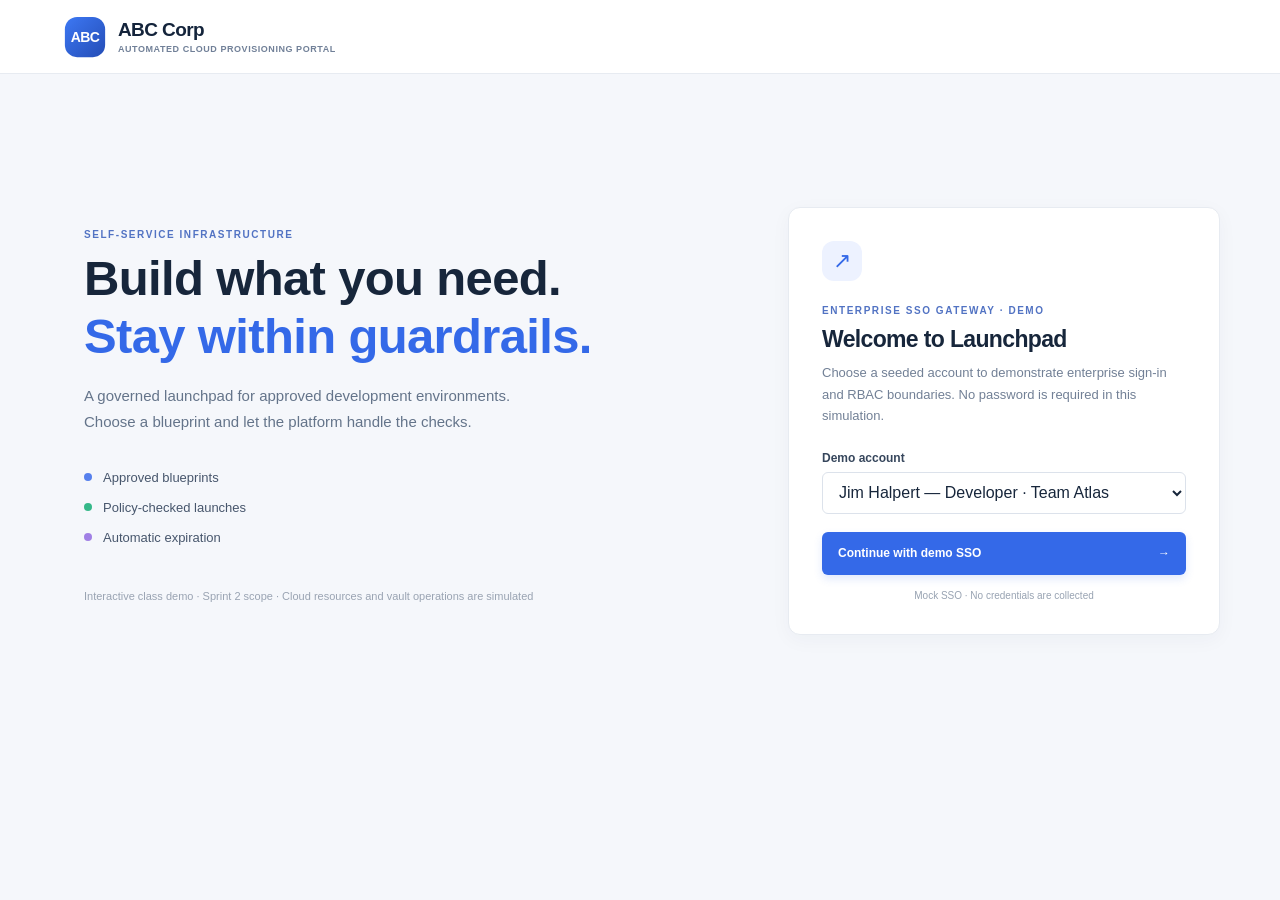
<file: Automated Cloud Provisioning Portal Demo/index.html>
<!doctype html>
<html lang="en">
<head>
  <meta charset="utf-8">
  <meta name="viewport" content="width=device-width, initial-scale=1">
  <meta name="theme-color" content="#101d31">
  <title>Cloud Launchpad | ABC Corp</title>
  <link rel="stylesheet" href="styles.css">
</head>
<body>
  <header class="topbar">
    <a class="brand" href="#" aria-label="Cloud Launchpad home">
      <svg class="brand-mark" viewBox="0 0 48 48" role="img" aria-label="ABC Corp logo">
        <defs>
          <linearGradient id="abc-mark-gradient" x1="0" x2="1" y1="0" y2="1">
            <stop offset="0" stop-color="#3d78f4"/>
            <stop offset="1" stop-color="#244db6"/>
          </linearGradient>
        </defs>
        <rect x="1" y="1" width="46" height="46" rx="14" fill="url(#abc-mark-gradient)"/>
        <text x="24" y="30" text-anchor="middle" fill="#fff" font-family="Arial, sans-serif" font-size="16" font-weight="800" letter-spacing="-.7">ABC</text>
      </svg>
      <span class="brand-copy"><strong>ABC Corp</strong><small>AUTOMATED CLOUD PROVISIONING PORTAL</small></span>
    </a>
    <div id="session-area" class="session-area"></div>
  </header>

  <main id="app" class="page-shell">
    <section id="login-screen" class="login-layout">
      <div class="intro-panel">
        <p class="eyebrow">SELF-SERVICE INFRASTRUCTURE</p>
        <h1>Build what you need.<br><span>Stay within guardrails.</span></h1>
        <p class="intro-copy">A governed launchpad for approved development environments. Choose a blueprint and let the platform handle the checks.</p>
        <div class="intro-points">
          <span><i class="point-icon point-blue"></i>Approved blueprints</span>
          <span><i class="point-icon point-green"></i>Policy-checked launches</span>
          <span><i class="point-icon point-violet"></i>Automatic expiration</span>
        </div>
        <p class="demo-note">Interactive class demo · Sprint 2 scope · Cloud resources and vault operations are simulated</p>
      </div>
      <section class="login-card" aria-labelledby="login-title">
        <div class="card-icon" aria-hidden="true">↗</div>
        <p class="eyebrow">ENTERPRISE SSO GATEWAY · DEMO</p>
        <h2 id="login-title">Welcome to Launchpad</h2>
        <p class="muted">Choose a seeded account to demonstrate enterprise sign-in and RBAC boundaries. No password is required in this simulation.</p>
        <label for="account-select">Demo account</label>
        <select id="account-select"></select>
        <button id="login-button" class="button button-primary button-full">Continue with demo SSO <span aria-hidden="true">→</span></button>
        <p class="login-footnote">Mock SSO · No credentials are collected</p>
      </section>
    </section>

    <section id="workspace" class="hidden">
      <div class="welcome-row">
        <div>
          <p class="eyebrow">ENGINEERING WORKSPACE</p>
          <h1 id="welcome-title">Your environments</h1>
          <p id="welcome-subtitle" class="muted"></p>
        </div>
      </div>

      <section class="sprint-scope" aria-labelledby="sprint-scope-title">
        <div class="sprint-scope-heading">
          <p class="eyebrow">SPRINT 2 REVIEW SCOPE</p>
          <h2 id="sprint-scope-title">Governed self-service provisioning</h2>
        </div>
        <div class="sprint-scope-list">
          <span><strong>US-01</strong> Catalog</span>
          <span><strong>US-02</strong> Provisioning</span>
          <span><strong>US-03</strong> Cost &amp; approval</span>
          <span><strong>US-04</strong> RBAC &amp; SSO</span>
          <span><strong>US-05</strong> TTL &amp; cost governance</span>
          <span><strong>US-06</strong> Policy scanning</span>
          <span><strong>US-07</strong> Resource dashboard</span>
          <span><strong>US-09</strong> Secret vault</span>
          <span><strong>US-12</strong> Audit reporting</span>
        </div>
      </section>

      <div id="notice-area" aria-live="polite"></div>
      <div id="policy-flash" aria-live="polite"></div>

      <section id="owner-dashboard" class="panel owner-dashboard hidden" aria-labelledby="owner-dashboard-title">
        <div class="panel-heading">
          <div><p class="eyebrow">US-07 · MULTI-CLOUD OPERATIONS</p><h2 id="owner-dashboard-title">Centralized resource dashboard</h2></div>
          <div class="dashboard-filter-bar">
          <label class="dashboard-filter" for="owner-cloud-filter">Cloud provider
            <select id="owner-cloud-filter">
              <option value="all">All providers</option>
              <option value="aws">AWS</option>
              <option value="azure">Azure</option>
              <option value="gcp">GCP</option>
            </select>
          </label>
          <label class="dashboard-filter" for="owner-health-filter">Health
            <select id="owner-health-filter"><option value="all">All health</option><option value="healthy">Healthy</option><option value="degraded">Degraded</option><option value="offline">Offline</option></select>
          </label>
          <input id="owner-search-filter" class="compact-input" placeholder="Search environment, owner, team">
          </div>
        </div>
        <p class="dashboard-note">Health reflects simulated deployment and expiration state; cost figures are demo estimates, not live cloud telemetry.</p>
        <div id="owner-dashboard-metrics" class="dashboard-metrics"></div>
        <div id="owner-dashboard-list"></div>
      </section>

      <div class="workspace-grid">
        <section class="panel catalog-panel">
          <div class="panel-heading">
            <div><p class="eyebrow">START WITH A BLUEPRINT</p><h2>Approved catalog</h2></div>
            <span class="count-pill">03 TEMPLATES</span>
          </div>
          <div id="catalog-list" class="catalog-list"></div>
        </section>

        <section class="panel request-panel">
          <div class="panel-heading">
            <div><p class="eyebrow">NEW REQUEST</p><h2>Configure environment</h2></div>
            <span class="step-mark">01 <span>/</span> 03</span>
          </div>
          <form id="request-form">
            <label>Selected blueprint</label>
            <div id="selected-template" class="selected-template"></div>
            <label for="environment-name">Environment name</label>
            <input id="environment-name" name="environmentName" required maxlength="32" placeholder="e.g. checkout-api">
            <span class="field-hint">Lowercase letters, numbers, and hyphens; start with a letter.</span>
            <div class="form-row">
              <div>
                <label for="cloud-provider">Cloud provider</label>
                <select id="cloud-provider" name="cloudProvider">
                  <option value="aws">AWS</option>
                  <option value="azure">Azure</option>
                  <option value="gcp">GCP</option>
                </select>
              </div>
              <div>
                <label for="region">Region</label>
                <select id="region" name="region"></select>
              </div>
            </div>
            <div class="form-row">
              <div>
                <label for="lifetime">Lifetime</label>
                <select id="lifetime" name="lifetime"></select>
              </div>
              <div class="estimate-card" aria-live="polite">
                <span class="estimate-label">Cost governance estimate</span>
                <strong id="daily-estimate">$0.00 <small>/ day</small></strong>
                <span id="monthly-estimate" class="estimate-monthly"></span>
                <span id="total-estimate" class="estimate-total"></span>
                <span id="cost-governance-note" class="estimate-disclaimer">Demo estimate · not live pricing</span>
              </div>
            </div>
            <section class="vault-config" aria-labelledby="vault-config-title">
              <div class="section-label"><strong id="vault-config-title">US-09 · Credential &amp; secret vault</strong><span class="simulated-label">SIMULATED</span></div>
              <label for="vault-path">Enterprise vault path</label>
              <input id="vault-path" value="kv/teams/team-atlas/environments" maxlength="120" required spellcheck="false" aria-describedby="vault-help">
              <p id="vault-help" class="field-hint">Choose a path inside your team namespace. The demo simulates generation and encrypted injection but never creates, displays, or stores credential values.</p>
              <label class="checkbox-label" for="vault-least-privilege"><input id="vault-least-privilege" type="checkbox" checked><span>Apply least-privilege workload access policy</span></label>
            </section>
            <details class="cost-breakdown"><summary>View cost breakdown</summary><div id="cost-breakdown-content"></div></details>
            <div id="approval-routing-banner" class="approval-routing-banner" aria-live="polite"></div>
            <label class="checkbox-label" for="public-ingress">
              <input id="public-ingress" name="publicIngress" type="checkbox">
              <span>Allow public inbound access <small>Included to demonstrate a policy violation</small></span>
            </label>
            <button id="submit-request" class="button button-primary button-full" type="submit">Run checks &amp; provision <span aria-hidden="true">→</span></button>
            <p class="form-footnote"><span aria-hidden="true">⛨</span> Every request is checked before deployment.</p>
          </form>
        </section>
      </div>

      <section class="panel environments-panel">
        <div class="panel-heading">
          <div><p class="eyebrow">REQUEST HISTORY</p><h2 id="environment-heading">Your environments</h2></div>
          <span id="environment-count" class="count-pill">0 ENVIRONMENTS</span>
        </div>
        <div id="environment-list"></div>
      </section>
      <section id="audit-section" class="panel audit-panel hidden" aria-labelledby="audit-title">
        <div class="panel-heading"><div><p class="eyebrow">US-12 · COMPLIANCE EVIDENCE</p><h2 id="audit-title">System audit log</h2></div><div class="audit-actions"><button id="export-audit-csv" class="button-secondary" type="button">Export CSV</button><button id="export-audit-json" class="button button-primary" type="button">Export JSON</button></div></div>
        <p class="dashboard-note">Immutable simulated records; event details never contain secret values.</p>
        <div class="audit-filters"><input id="audit-search" placeholder="Resource ID, environment, or actor"><select id="audit-action-filter"><option value="all">All actions</option><option value="REQUESTED">Requested</option><option value="APPROVED">Approved</option><option value="MODIFIED">Modified</option><option value="DELETED">Deleted</option><option value="SECRET_INJECTED">Secret injected</option></select><select id="audit-team-filter"><option value="all">All teams</option></select><input id="audit-date-filter" type="date" aria-label="Events on or after date"></div>
        <div id="audit-list"></div>
      </section>
      <section id="security-policy-section" class="panel security-policies-panel hidden" aria-labelledby="security-policies-title">
        <div class="panel-heading">
          <div><p class="eyebrow">SECURITY ADMINISTRATION</p><h2 id="security-policies-title">Security &amp; compliance policies</h2></div>
          <span id="policy-count" class="count-pill"></span>
        </div>
        <p class="policy-intro">Review and maintain the demo guardrails. Public ingress is enforced during provisioning checks, and requests above the monthly budget threshold require approval from their team manager before provisioning.</p>
        <div id="security-policy-list" class="security-policy-list"></div>
        <form id="policy-form" class="policy-editor">
          <h3 id="policy-form-heading">Add a policy</h3>
          <div class="form-row">
            <div>
              <label for="policy-name">Policy name</label>
              <input id="policy-name" name="policyName" required maxlength="60" placeholder="e.g. Require encrypted storage">
            </div>
            <div>
              <label for="policy-category">Category</label>
              <select id="policy-category" name="policyCategory">
                <option value="Access control">Access control</option>
                <option value="Network security">Network security</option>
                <option value="Data protection">Data protection</option>
                <option value="Lifecycle">Lifecycle</option>
                <option value="Compliance">Compliance</option>
              </select>
            </div>
          </div>
          <label for="policy-description">Description</label>
          <textarea id="policy-description" name="policyDescription" required maxlength="240" rows="2" placeholder="Describe what the policy requires."></textarea>
          <div class="policy-editor-actions">
            <button id="policy-submit" class="button button-primary" type="submit">Add policy</button>
            <button id="policy-cancel" class="button-secondary hidden" type="button">Cancel edit</button>
          </div>
        </form>
      </section>
      <footer class="page-footer">
        <span>Demo mode · No cloud resources are created</span>
        <span id="demo-clock"></span>
        <button id="advance-clock-button" class="text-button" type="button">Advance 30 days</button>
        <button id="reset-button" class="text-button" type="button">Reset demo data</button>
      </footer>
    </section>
  </main>
  <script src="app.js"></script>
</body>
</html>
</file>
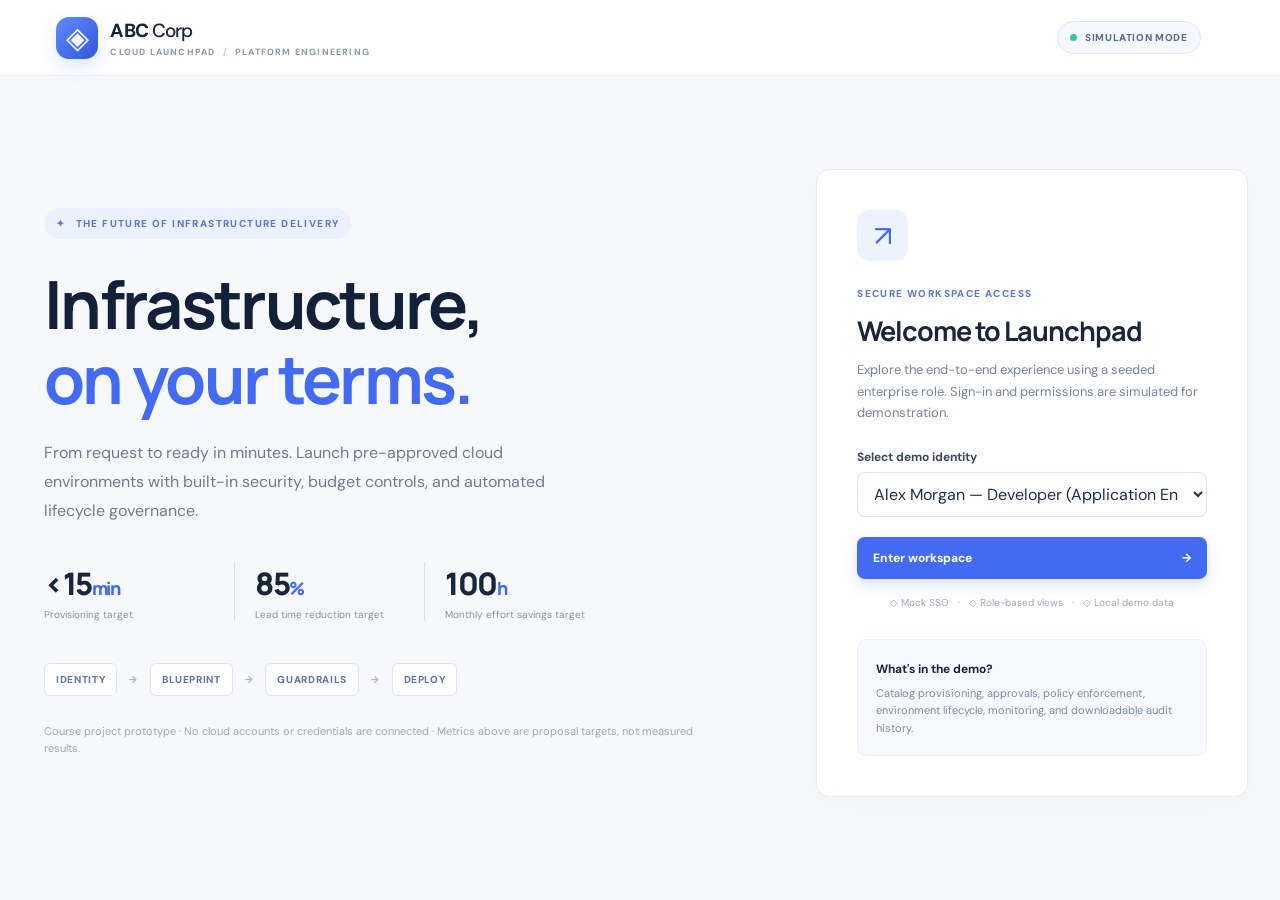
<file: Automated Cloud Provisioning Portal Demo/cloud-provisioning-portal/index.html>
<!doctype html>
<html lang="en">
<head>
<meta charset="utf-8"><meta name="viewport" content="width=device-width,initial-scale=1"><meta name="theme-color" content="#0d172c">
<meta name="description" content="ABC Corp automated cloud provisioning portal interactive project prototype">
<title>Cloud Launchpad · ABC Corp</title><link rel="stylesheet" href="styles.css">
</head>
<body>
<div id="toast" class="toast hidden" role="status" aria-live="polite"></div>
<header class="topbar"><a class="brand" href="#" id="brand-link" aria-label="Cloud Launchpad home"><span class="brand-mark">◈</span><span class="brand-copy"><strong>ABC <span>Corp</span></strong><small>CLOUD LAUNCHPAD <span class="brand-divider">/</span> PLATFORM ENGINEERING</small></span></a><div class="top-right"><span class="demo-badge"><span class="live-dot"></span> SIMULATION MODE</span><div id="session-area"></div></div></header>
<main>
<section id="login-screen" class="login-layout page-shell">
 <div class="intro-panel"><div class="hero-kicker">✦ &nbsp; THE FUTURE OF INFRASTRUCTURE DELIVERY</div><h1>Infrastructure,<br><em>on your terms.</em></h1><p class="intro-copy">From request to ready in minutes. Launch pre-approved cloud environments with built-in security, budget controls, and automated lifecycle governance.</p><div class="hero-stats"><div><strong>&lt;15<span>min</span></strong><small>Provisioning target</small></div><div><strong>85<span>%</span></strong><small>Lead time reduction target</small></div><div><strong>100<span>h</span></strong><small>Monthly effort savings target</small></div></div><div class="hero-flow"><span>IDENTITY</span><b>→</b><span>BLUEPRINT</span><b>→</b><span>GUARDRAILS</span><b>→</b><span>DEPLOY</span></div><p class="demo-note">Course project prototype · No cloud accounts or credentials are connected · Metrics above are proposal targets, not measured results.</p></div>
 <div class="login-card"><div class="login-icon">↗</div><p class="eyebrow">SECURE WORKSPACE ACCESS</p><h2>Welcome to Launchpad</h2><p class="muted">Explore the end-to-end experience using a seeded enterprise role. Sign-in and permissions are simulated for demonstration.</p><label for="account-select">Select demo identity</label><select id="account-select"></select><button id="login-button" class="button primary full" type="button">Enter workspace <span>→</span></button><div class="login-assurance">◇ Mock SSO &nbsp; · &nbsp; ◇ Role-based views &nbsp; · &nbsp; ◇ Local demo data</div><div class="login-insight"><strong>What's in the demo?</strong><p>Catalog provisioning, approvals, policy enforcement, environment lifecycle, monitoring, and downloadable audit history.</p></div></div>
</section>
<section id="workspace" class="hidden"><div class="app-layout">
<aside class="sidebar" id="sidebar"><div class="nav-label">WORKSPACE</div><nav id="main-nav" aria-label="Main navigation"><button class="nav-item active" data-view="overview"><span>▦</span> Overview</button><button class="nav-item" data-view="catalog"><span>◫</span> Service catalog</button><button class="nav-item" data-view="environments"><span>▤</span> Environments</button><button class="nav-item" data-view="approvals"><span>◉</span> Approvals <span id="pending-nav-count" class="nav-count">0</span></button><button class="nav-item" data-view="security"><span>⬡</span> Security & policies</button><button class="nav-item" data-view="audit"><span>≡</span> Audit trail</button></nav><div class="sidebar-bottom"><div class="sidebar-help"><span class="mini-icon">✧</span><strong>Governed by design</strong><p>All requests are evaluated against cost, access, and security guardrails.</p></div><button class="sidebar-reset" id="reset-button">↺ &nbsp; Reset demo</button></div></aside>
<div class="main-content"><div class="content-heading"><div><p class="eyebrow" id="view-eyebrow">WORKSPACE OVERVIEW</p><h1 id="view-title">Infrastructure overview</h1><p id="view-subtitle" class="muted">Real-time visibility across your cloud environments</p></div><div class="heading-actions"><span id="user-context" class="context-chip"></span><button id="new-request-button" class="button primary">＋ &nbsp; New environment</button></div></div><div id="notice-area" aria-live="polite"></div>
<section id="overview-view" class="view"><div class="welcome-banner"><div><p class="eyebrow light">YOUR CONTROL PLANE</p><h2>Cloud infrastructure.<br>Without the bottlenecks.</h2><p>Provision securely, monitor continuously, and only pay for what you need.</p><button class="button light-button" data-go="catalog">Explore blueprints &nbsp; →</button></div><div class="banner-art" aria-hidden="true"><div class="art-orbit orbit-one"></div><div class="art-orbit orbit-two"></div><div class="art-center">☁</div><span class="art-chip chip-one">✓ POLICY PASSED</span><span class="art-chip chip-two">◇ IaC READY</span></div></div><div class="metrics-grid" id="metrics-grid"></div><div class="two-column"><section class="panel"><div class="panel-heading"><div><p class="eyebrow">WORKLOAD ACTIVITY</p><h2>Recent environments</h2></div><button class="link-button" data-go="environments">View all →</button></div><div id="recent-environments"></div></section><section class="panel"><div class="panel-heading"><div><p class="eyebrow">GOVERNANCE SNAPSHOT</p><h2>Platform guardrails</h2></div><span class="pill blue">POLICY-AS-CODE</span></div><div id="governance-snapshot"></div></section></div><section class="panel roadmap-panel"><div class="panel-heading"><div><p class="eyebrow">PROJECT ALIGNMENT</p><h2>Proposal outcomes & delivery scope</h2></div><span class="pill">CIS 675 PROJECT</span></div><div class="roadmap-grid"><div><span class="stage-index">01 / BUSINESS CASE</span><h3>Move from weeks to minutes</h3><p>Replace manual ticket queues with standardized on-demand infrastructure. Target 85% lower lead time and 100 hours saved monthly, pending validation.</p></div><div><span class="stage-index">02 / MVP FOUNDATION</span><h3>Security before self-service</h3><p>SSO/RBAC, approved catalog, provisioning, policy scanning, lifecycle controls, and cost approval routing.</p></div><div><span class="stage-index">03 / INCREMENTAL VALUE</span><h3>Operational control</h3><p>Monitoring, credential vault integration, audit exports, extension requests, and safe self-service teardown.</p></div></div></section></section>
<section id="catalog-view" class="view hidden"><div class="section-intro"><div><h2>Approved infrastructure blueprints</h2><p class="muted">Choose a standardized service template, configure parameters, and submit it through automated guardrails.</p></div><span class="pill blue">US-01 · US-02</span></div><div class="catalog-layout"><div><div id="catalog-list" class="catalog-list"></div><div class="panel workflow-panel"><h3>How provisioning works</h3><div class="workflow-steps"><div><span>01</span><strong>Configure</strong><small>Choose blueprint, provider, region & TTL</small></div><div><span>02</span><strong>Validate</strong><small>RBAC, network policy & cost checks</small></div><div><span>03</span><strong>Approve / launch</strong><small>Budget routing when required</small></div><div><span>04</span><strong>Manage</strong><small>Track, extend or decommission</small></div></div></div></div><section class="panel request-panel" id="request-panel"><div class="panel-heading"><div><p class="eyebrow">DEPLOYMENT REQUEST</p><h2>Configure your environment</h2></div><span class="pill">STEP 01 / 03</span></div><form id="request-form"><label>Selected blueprint</label><div id="selected-template" class="selected-template"></div><label for="environment-name">Environment name</label><input id="environment-name" maxlength="32" required pattern="[a-z][a-z0-9-]{2,31}" placeholder="e.g. checkout-api"><small class="hint">3–32 characters · lowercase letters, digits and hyphens · must start with a letter</small><div class="form-row"><div><label for="cloud-provider">Cloud provider</label><select id="cloud-provider"><option value="aws">Amazon Web Services</option><option value="azure">Microsoft Azure</option><option value="gcp">Google Cloud</option></select></div><div><label for="region">Region</label><select id="region"></select></div></div><div class="form-row"><div><label for="lifetime">Environment lifetime</label><select id="lifetime"><option value="1">1 day</option><option value="7" selected>7 days</option><option value="14">14 days</option><option value="30">30 days</option></select></div><div><label for="project-code">Project / cost center</label><input id="project-code" maxlength="30" placeholder="e.g. ENG-042" required></div></div><label class="checkbox-row"><input type="checkbox" id="public-ingress"><span><strong>Allow public inbound access</strong><small>Intentional policy violation for testing guardrail enforcement</small></span></label><div class="cost-box"><div><span>Estimated daily cost</span><strong id="daily-estimate">$0.00</strong></div><div><span>Estimated monthly cost</span><strong id="monthly-estimate">$0.00</strong></div><div><span>Estimated selected lifetime</span><strong id="total-estimate">$0.00</strong></div><p id="approval-estimate-note">Illustrative pricing only. No live provider pricing is used.</p></div><div id="request-checklist" class="request-checklist"></div><button type="submit" id="submit-request" class="button primary full">Run security checks & submit <span>→</span></button><p class="form-footnote">✧ Resources are simulated. No external API calls or deployments occur.</p></form></section></div></section>
<section id="environments-view" class="view hidden"><section class="panel"><div class="panel-heading"><div><p class="eyebrow">RESOURCE INVENTORY · US-07</p><h2>Environment management</h2></div><div class="inline-controls"><input id="environment-search" type="search" placeholder="Search environments" aria-label="Search environments"><select id="status-filter" aria-label="Filter status"><option value="all">All statuses</option><option value="active">Active</option><option value="pending">Pending approval</option><option value="blocked">Blocked</option><option value="expired">Decommissioned</option></select></div></div><div id="environment-list"></div></section></section>
<section id="approvals-view" class="view hidden"><div class="section-intro"><div><h2>Budget approval queue</h2><p class="muted">Higher-cost requests require explicit manager approval before provisioning. Demo approval threshold: $500/month.</p></div><span class="pill blue">US-03</span></div><div id="approval-list"></div></section>
<section id="security-view" class="view hidden"><div class="metrics-grid security-metrics" id="security-metrics"></div><div class="two-column security-columns"><section class="panel"><div class="panel-heading"><div><p class="eyebrow">POLICY ENGINE · US-06</p><h2>Security & compliance controls</h2></div><span class="pill blue">DEMO RULES</span></div><p class="muted small">Public ingress denial is an enforced demo check. Other controls are informational records or template defaults, not connected cloud scanners.</p><div id="security-policy-list"></div><div id="policy-editor-wrap" class="hidden"><form id="policy-form"><h3>Add demo policy record</h3><label for="policy-name">Policy name</label><input id="policy-name" required maxlength="60" placeholder="e.g. Require encrypted storage"><label for="policy-category">Category</label><select id="policy-category"><option>Network security</option><option>Access control</option><option>Data protection</option><option>Lifecycle</option><option>Compliance</option></select><label for="policy-description">Description</label><textarea id="policy-description" maxlength="240" rows="3" required></textarea><button type="submit" class="button primary">Save policy record</button></form></div></section><section class="panel"><div class="panel-heading"><div><p class="eyebrow">CONTROL POSTURE</p><h2>Governance architecture</h2></div></div><div class="architecture-flow"><div><span>01</span><strong>Identity & access</strong><small>Mock enterprise SSO · team-scoped RBAC</small></div><div><span>02</span><strong>Policy-as-code gate</strong><small>Public ingress denial before provisioning</small></div><div><span>03</span><strong>Financial gate</strong><small>Manager approval above $500/month</small></div><div><span>04</span><strong>Lifecycle automation</strong><small>TTL expiry · extension · teardown</small></div><div><span>05</span><strong>Traceability</strong><small>Recorded activities · CSV export</small></div></div><div class="security-note">☷ &nbsp; Vault integrations, infrastructure scanning and live identity-provider connections are future production integrations; not active in this demo.</div></section></div></section>
<section id="audit-view" class="view hidden"><section class="panel"><div class="panel-heading"><div><p class="eyebrow">TRACEABILITY · US-12</p><h2>Audit events</h2></div><button class="button secondary" id="export-audit">↓ Export CSV</button></div><p class="muted small">Local simulated records capture sign-ins, requests, decisions, lifecycle changes and policy events. This is not a production immutable audit trail.</p><div id="audit-list"></div></section></section>
<footer class="page-footer"><span>© ABC Corp · Automated Cloud Provisioning Portal · Interactive proposal prototype</span><span><span id="demo-clock"></span> &nbsp; <button id="advance-clock-button" class="link-button">Advance 30 days ↗</button></span></footer>
</div></div></section></main>
<dialog id="detail-dialog" class="detail-dialog"><div id="detail-body"></div><button id="close-dialog" class="button secondary full">Close</button></dialog>
<script src="app.js" defer></script></body></html>
</file>
<file: Automated Cloud Provisioning Portal Demo/styles.css>
:root {
  color-scheme: light;
  --ink: #17263b;
  --muted: #728096;
  --line: #e7ebf1;
  --paper: #ffffff;
  --canvas: #f5f7fb;
  --blue: #3469e8;
  --blue-dark: #2454c9;
  --green: #14946a;
  --red: #c33f4d;
  font-family: "DM Sans", "Segoe UI", sans-serif;
  background: var(--canvas);
  color: var(--ink);
}

* { box-sizing: border-box; }
body { margin: 0; min-width: 320px; background: var(--canvas); }
button, input, select { font: inherit; }
button { cursor: pointer; }
.hidden { display: none !important; }

.topbar {
  height: 74px; padding: 0 max(5vw, calc((100vw - 1200px) / 2));
  display: flex; align-items: center; justify-content: space-between;
  background: var(--paper); border-bottom: 1px solid var(--line);
}
.brand { color: inherit; text-decoration: none; display: flex; align-items: center; gap: 12px; }
.brand-mark { flex: 0 0 42px; width: 42px; height: 42px; display: block; }
.brand-copy strong { display: block; color: #14243b; font: 800 19px Manrope, "Segoe UI", sans-serif; letter-spacing: -.6px; }
.brand-copy small { display: block; margin-top: 3px; color: #718098; font-size: 9px; font-weight: 700; letter-spacing: .55px; }
.session-area { color: var(--muted); font-size: 12px; }
.session-user { display: flex; align-items: center; gap: 10px; }
.avatar { width: 34px; height: 34px; border-radius: 50%; display: grid; place-items: center; color: #345bc0; background: #eaf0ff; font-weight: 700; }
.session-user strong { display: block; color: var(--ink); font-size: 12px; }
.session-user small { display: block; margin-top: 2px; }
.session-user button { border: 0; background: transparent; color: var(--blue); font-size: 12px; margin-left: 8px; }

.page-shell { max-width: 1160px; width: calc(100% - 48px); margin: 52px auto 30px; }
.login-layout { min-height: 590px; display: grid; grid-template-columns: 1.2fr .8fr; align-items: center; gap: 80px; }
.intro-panel { padding: 8px 0 8px 24px; }
.eyebrow { margin: 0 0 10px; color: #5273c3; font-size: 10px; font-weight: 700; letter-spacing: 1.55px; }
h1, h2, p { margin-top: 0; }
h1, h2 { font-family: Manrope, "Segoe UI", sans-serif; letter-spacing: -.65px; }
.intro-panel h1 { margin-bottom: 18px; font-size: clamp(34px, 4vw, 49px); line-height: 1.17; }
.intro-panel h1 span { color: var(--blue); }
.intro-copy { max-width: 440px; color: #64748a; line-height: 1.75; font-size: 15px; }
.intro-points { display: grid; gap: 15px; margin-top: 34px; color: #47566c; font-size: 13px; }
.intro-points span { display: flex; align-items: center; gap: 11px; }
.point-icon { width: 8px; height: 8px; border-radius: 50%; }
.point-blue { background: #5680ed; }.point-green { background: #35b889; }.point-violet { background: #a080e5; }
.demo-note { margin-top: 45px; color: #99a3b2; font-size: 11px; }

.login-card, .panel { background: var(--paper); border: 1px solid var(--line); border-radius: 12px; box-shadow: 0 5px 20px #1c34510a; }
.login-card { padding: 33px; }
.card-icon { width: 40px; height: 40px; margin-bottom: 24px; display: grid; place-items: center; border-radius: 12px; color: var(--blue); background: #edf2ff; font-size: 22px; }
.login-card h2 { margin-bottom: 9px; font-size: 23px; }
.muted { color: var(--muted); line-height: 1.65; }
.login-card .muted { margin-bottom: 24px; font-size: 13px; }
label { display: block; margin: 15px 0 7px; font-size: 12px; font-weight: 600; color: #36465c; }
input:not([type=checkbox]), select, textarea { width: 100%; min-height: 42px; padding: 0 12px; border: 1px solid #dce2eb; border-radius: 6px; background: #fff; color: var(--ink); outline: none; }
textarea { padding-top: 10px; resize: vertical; line-height: 1.5; }
input:focus, select:focus, textarea:focus { border-color: #7191ed; box-shadow: 0 0 0 3px #3469e81a; }
.button { min-height: 43px; padding: 0 16px; border: 0; border-radius: 6px; font-size: 12px; font-weight: 700; }
.button-primary { color: white; background: var(--blue); box-shadow: 0 4px 9px #3469e826; }
.button-primary:hover { background: var(--blue-dark); }
.button-primary:disabled { cursor: wait; opacity: .65; }
.button-full { width: 100%; margin-top: 18px; display: flex; justify-content: space-between; align-items: center; }
.login-footnote { margin: 15px 0 0; text-align: center; color: #98a3b2; font-size: 10px; }

.welcome-row { display: flex; justify-content: space-between; align-items: end; margin-bottom: 23px; }
.welcome-row h1 { margin-bottom: 4px; font-size: 28px; }
.welcome-row .muted { margin-bottom: 0; font-size: 13px; }
.sprint-scope { display: grid; grid-template-columns: minmax(210px, .8fr) 1.8fr; gap: 18px; align-items: center; margin-bottom: 18px; padding: 15px 18px; border: 1px solid #dfe7f6; border-radius: 10px; background: linear-gradient(100deg, #f7f9ff, #fff); }
.sprint-scope-heading .eyebrow { margin-bottom: 5px; }
.sprint-scope-heading h2 { margin: 0; color: #29467f; font-size: 16px; }
.sprint-scope-list { display: flex; flex-wrap: wrap; gap: 8px; }
.sprint-scope-list span { padding: 7px 9px; border: 1px solid #e0e7f5; border-radius: 20px; color: #53637a; background: #fff; font-size: 10px; white-space: nowrap; }
.sprint-scope-list strong { margin-right: 3px; color: #4265c4; font-size: 9px; }
.manager-tools { display: flex; align-items: center; gap: 10px; color: #79869a; font-size: 11px; }
.button-secondary { padding: 10px 13px; color: #3758a8; background: #edf2ff; border: 1px solid #e2e9ff; border-radius: 6px; font-size: 11px; font-weight: 700; }
.workspace-grid { display: grid; grid-template-columns: 1fr 1fr; gap: 18px; }
.panel { padding: 22px; }
.panel-heading { display: flex; justify-content: space-between; align-items: center; gap: 12px; margin-bottom: 20px; }
.panel-heading .eyebrow { margin-bottom: 5px; font-size: 9px; }
.panel-heading h2 { margin-bottom: 0; font-size: 18px; }
.count-pill { padding: 6px 9px; border-radius: 30px; background: #f1f4f8; color: #68778c; font-size: 9px; font-weight: 700; white-space: nowrap; letter-spacing: .35px; }
.step-mark { color: #344b7b; font-size: 11px; font-weight: 700; white-space: nowrap; }
.step-mark span { color: #a8b1bf; }
.catalog-list { display: grid; gap: 9px; }
.catalog-card { display: flex; width: 100%; align-items: center; gap: 12px; padding: 12px; text-align: left; border: 1px solid #e8edf4; border-radius: 8px; background: white; color: var(--ink); transition: border-color .15s, background .15s; }
.catalog-card:hover, .catalog-card.selected { border-color: #7998f1; background: #f7f9ff; }
.template-icon { flex: 0 0 38px; width: 38px; height: 38px; display: grid; place-items: center; border-radius: 9px; background: #eff3ff; color: #476bd2; font-size: 12px; font-weight: 700; }
.template-icon.python { color: #2386a5; background: #eaf8fa; }.template-icon.kubernetes { color: #7252c5; background: #f3efff; }
.template-info { flex: 1; min-width: 0; }
.template-info strong { display: block; margin-bottom: 4px; font-size: 12px; }
.template-info small { display: block; color: #8290a3; font-size: 10px; line-height: 1.4; }
.template-arrow { color: #98a5b8; }
.selected-template { padding: 10px 12px; border: 1px solid #e4eaf3; border-radius: 6px; background: #f9faff; color: #405574; font-size: 12px; font-weight: 600; }
.field-hint { display: block; margin: 5px 0 0; color: #8b97a8; font-size: 10px; }
.form-row { display: grid; grid-template-columns: 1fr 1fr; gap: 12px; }
.form-row label { margin-top: 13px; }
.estimate-card { min-width: 0; margin-top: 13px; padding: 8px 10px; border: 1px solid #dfe8fb; border-radius: 6px; background: #f6f8ff; }
.estimate-label, .estimate-monthly, .estimate-total, .estimate-disclaimer { display: block; }
.estimate-label { color: #728096; font-size: 10px; }
.estimate-card strong { display: block; margin-top: 2px; color: #244ba8; font: 700 16px Manrope, "Segoe UI", sans-serif; }
.estimate-card strong small { font: 500 10px "DM Sans", "Segoe UI", sans-serif; color: #728096; }
.estimate-monthly { margin-top: 3px; color: #263750; font-size: 10px; font-weight: 700; }
.estimate-total { margin-top: 2px; color: #586982; font-size: 10px; }
.estimate-disclaimer { margin-top: 4px; color: #939eae; font-size: 9px; }
.checkbox-label { display: flex; align-items: flex-start; gap: 9px; margin-top: 17px; color: #47566c; font-size: 11px; font-weight: 500; }
.checkbox-label input { margin: 2px 0 0; accent-color: var(--blue); }
.checkbox-label span small { display: block; margin-top: 4px; color: #929dad; font-size: 10px; }
.vault-config { margin: 16px 0; padding: 13px; border: 1px solid #d8e5fb; border-radius: 8px; background: #f8fbff; }
.section-label { display: flex; align-items: center; justify-content: space-between; color: #31599f; font-size: 11px; }
.simulated-label { padding: 3px 6px; border-radius: 10px; background: #e8efff; color: #496ac1; font-size: 8px; font-weight: 800; letter-spacing: .5px; }
.vault-status-card { display: grid; gap: 5px; min-width: 190px; max-width: 310px; margin-top: 8px; padding: 9px; border: 1px solid #e1e9f5; border-radius: 7px; background: #f9fbff; line-height: 1.45; }
.vault-status-heading { display: flex; align-items: center; justify-content: space-between; gap: 7px; color: #31599f; font-size: 9px; }
.vault-pipeline-status { color: #475b78; font-size: 9px; font-weight: 700; }
.vault-security-line, .vault-reference, .vault-test-result, .vault-disclaimer { display: block; color: #78869a; font-size: 9px; overflow-wrap: anywhere; }
.vault-security-line strong, .vault-reference strong { color: #586982; }
.vault-reference > strong { display: block; }
.vault-reference code { display: block; margin-top: 3px; padding: 5px; border-radius: 4px; background: #eef3fb; color: #425675; font: 9px "Consolas", monospace; overflow-wrap: anywhere; }
.vault-test-result { color: #176e51; }
.vault-disclaimer { padding-top: 4px; border-top: 1px solid #e8edf4; color: #929dad; font-size: 8px; }
.cost-breakdown { margin: 12px 0; padding: 10px 12px; border: 1px solid #e4eaf3; border-radius: 7px; color: #526179; font-size: 11px; }
.cost-breakdown summary { cursor: pointer; color: #31599f; font-weight: 700; }
.cost-breakdown div { display: grid; gap: 4px; margin-top: 9px; }
.approval-routing-banner { margin: 12px 0; padding: 10px 12px; border-radius: 7px; background: #eef8f3; color: #237452; font-size: 11px; line-height: 1.5; }
.approval-routing-banner.requires-approval { background: #fff6e6; color: #9a6204; }
.form-footnote { margin: 13px 0 0; color: #8793a4; text-align: center; font-size: 10px; }
.form-footnote span { color: var(--green); }

.environments-panel { margin-top: 18px; }
.owner-dashboard { margin-bottom: 18px; }
.owner-dashboard .panel-heading { margin-bottom: 10px; }
.dashboard-filter-bar, .audit-actions, .audit-filters { display: flex; align-items: center; flex-wrap: wrap; gap: 8px; }
.compact-input { width: 190px; min-height: 36px; padding: 0 9px; border: 1px solid #dce2eb; border-radius: 6px; font-size: 11px; }
.audit-panel { margin-top: 18px; }
.audit-filters { margin: 14px 0; }
.audit-filters input, .audit-filters select { width: auto; min-height: 36px; font-size: 11px; }
.audit-filters #audit-search { min-width: 220px; }
.audit-table th, .audit-table td { padding: 11px 12px; font-size: 11px; vertical-align: top; }
.audit-table small { display: block; margin-top: 3px; color: #7a8799; font-size: 10px; }
.audit-outcome { color: #16825d; font-weight: 700; }
.audit-outcome.warning { color: #a86600; }
.dashboard-filter { display: flex; align-items: center; gap: 9px; margin: 0; color: #64748a; font-size: 11px; white-space: nowrap; }
.dashboard-filter select { width: auto; min-width: 142px; min-height: 36px; }
.dashboard-note { margin: 0 0 16px; color: #8793a4; font-size: 10px; line-height: 1.5; }
.dashboard-metrics { display: grid; grid-template-columns: repeat(4, minmax(0, 1fr)); gap: 10px; margin-bottom: 16px; }
.dashboard-metric { min-width: 0; padding: 12px 14px; border: 1px solid #e8edf4; border-radius: 7px; background: #fbfcfe; }
.dashboard-metric > span { display: block; color: #728096; font-size: 10px; }
.dashboard-metric strong { display: block; margin-top: 6px; color: #263750; font: 700 19px Manrope, "Segoe UI", sans-serif; overflow-wrap: anywhere; }
.dashboard-metric strong small { color: #728096; font: 500 10px "DM Sans", "Segoe UI", sans-serif; }
.dashboard-metric.metric-attention strong { color: #a36a0d; }
.cloud-account { color: #34465f; font-weight: 700; }
.dashboard-health { display: inline-flex; align-items: center; gap: 6px; color: #12825e; font-weight: 700; white-space: nowrap; }
.dashboard-health i { width: 7px; height: 7px; border-radius: 50%; background: #22a879; }
.health-pending { color: #986d0a; }.health-pending i { background: #d3a12f; }
.health-attention { color: #a36a0d; }.health-attention i { background: #d58a21; }
.owner-resource-table { min-width: 760px; }
.environments-panel .panel-heading { margin-bottom: 15px; }
.empty-state { padding: 24px 12px; border: 1px dashed #dce3ed; border-radius: 8px; text-align: center; color: #8793a4; font-size: 12px; }
.empty-state strong { display: block; margin-bottom: 4px; color: #53637a; font-size: 13px; }
.environment-table { width: 100%; border-collapse: collapse; font-size: 11px; }
.table-scroll { overflow-x: auto; }
.environment-table th { padding: 10px 9px; color: #8491a3; text-align: left; font-size: 9px; text-transform: uppercase; letter-spacing: .6px; border-bottom: 1px solid var(--line); }
.environment-table td { padding: 13px 9px; border-bottom: 1px solid #eff2f6; vertical-align: middle; }
.environment-table tr:last-child td { border-bottom: 0; }
.env-name { display: block; color: #263750; font-weight: 700; }
.env-meta { display: block; margin-top: 3px; color: #98a3b1; font-size: 9px; }
.resource-details { min-width: 130px; }
.resource-details summary { color: #4265c4; font-size: 10px; font-weight: 700; cursor: pointer; white-space: nowrap; }
.resource-details ul { min-width: 235px; margin: 9px 0 2px; padding: 10px 11px 10px 25px; border: 1px solid #e7ebf1; border-radius: 7px; background: #fafbfe; }
.resource-details li { padding: 4px 0; color: #53637a; font-size: 10px; }
.resource-details li strong, .resource-details li span { display: block; }
.resource-details li span { margin-top: 2px; color: #8793a4; }
.resource-empty { min-width: 150px; color: #98a3b1; font-size: 10px; line-height: 1.5; }
.approval-actions { display: flex; flex-wrap: wrap; gap: 5px; margin-top: 7px; }
.approval-actions .button { min-height: 28px; padding: 5px 8px; font-size: 9px; }
.button-approve { border: 1px solid #ccebdc; color: #176e51; background: #eaf8f1; }
.button-reject { border: 1px solid #f1d9dc; color: #9f3541; background: #fff0f1; }
.security-policies-panel { margin-top: 18px; }
.audit-logs-panel { margin-top: 18px; }
.audit-logs-panel .panel-heading { margin-bottom: 10px; }
.audit-heading-actions { display: flex; align-items: center; gap: 9px; }
.audit-note { margin: 0 0 15px; color: #8793a4; font-size: 10px; line-height: 1.5; }
.audit-filters { display: grid; grid-template-columns: minmax(150px, .35fr) minmax(220px, 1fr); gap: 12px; margin-bottom: 14px; }
.audit-filters label { margin: 0; color: #64748a; font-size: 10px; }
.audit-filters select, .audit-filters input { display: block; margin-top: 5px; }
.audit-log-table { min-width: 1050px; }
.audit-log-table td { vertical-align: top; }
.audit-actor { display: block; color: #34465f; font-weight: 700; }
.audit-details { min-width: 230px; max-width: 360px; color: #617087; line-height: 1.5; overflow-wrap: anywhere; }
.audit-action { display: inline-block; padding: 4px 7px; border-radius: 12px; background: #edf2ff; color: #4265c4; font-size: 9px; font-weight: 700; text-transform: uppercase; }
.audit-action-deleted { color: #a43d49; background: #fff0f1; }
.audit-action-modified { color: #886114; background: #fff5df; }
.audit-outcome { color: #53637a; }
.security-policies-panel .panel-heading { margin-bottom: 9px; }
.policy-intro { max-width: 760px; margin-bottom: 17px; color: #728096; font-size: 11px; line-height: 1.6; }
.security-policy-list { display: grid; gap: 9px; }
.security-policy-card { display: flex; align-items: center; justify-content: space-between; gap: 18px; padding: 13px 15px; border: 1px solid #e8edf4; border-radius: 8px; }
.security-policy-heading { display: flex; align-items: center; flex-wrap: wrap; gap: 9px; }
.security-policy-heading h3 { margin: 0; color: #263750; font: 700 12px Manrope, "Segoe UI", sans-serif; }
.security-policy-copy p { margin: 5px 0; color: #748198; font-size: 10px; line-height: 1.5; }
.policy-category { padding: 4px 7px; border-radius: 20px; color: #536b9d; background: #f0f4fc; font-size: 9px; font-weight: 600; }
.policy-state { color: #7b899b; font-size: 9px; }
.policy-enabled { color: #12825e; }.policy-disabled { color: #a46d14; }
.security-policy-actions { display: flex; flex: 0 0 auto; align-items: center; gap: 13px; }
.policy-edit-button { color: #4265c4; }
.policy-toggle { display: flex; align-items: center; gap: 5px; margin: 0; color: #617087; font-size: 10px; }
.policy-toggle input { accent-color: var(--blue); }
.policy-editor { margin-top: 18px; padding: 16px; border: 1px solid #e3e9f2; border-radius: 8px; background: #fafbfe; }
.policy-editor h3 { margin: 0; font: 700 14px Manrope, "Segoe UI", sans-serif; }
.policy-editor .form-row { gap: 14px; }
.policy-editor .form-row label, .policy-editor > label { margin-top: 12px; }
.policy-editor-actions { display: flex; align-items: center; gap: 9px; }
.policy-editor-actions .button { margin-top: 13px; }
.policy-editor-actions .button-secondary { margin-top: 13px; }
.status-badge { display: inline-block; padding: 5px 8px; border-radius: 20px; font-size: 9px; font-weight: 700; }
.status-provisioned { color: #10845e; background: #e8f7f0; }.status-provisioning { color: #986d0a; background: #fff5dc; }.status-pending-approval { color: #604bb0; background: #f0edff; }.status-rejected, .status-blocked { color: #b33947; background: #fff0f1; }.status-expiring { color: #a36a0d; background: #fff3dc; }.status-decommissioned { color: #697689; background: #eef1f5; }
.owner-cell { color: #5f6f84; }
.notice { margin-bottom: 14px; padding: 12px 14px; border-radius: 7px; font-size: 12px; line-height: 1.55; }
.notice-success { color: #176e51; background: #eaf8f1; border: 1px solid #d5f0e3; }.notice-warning { color: #835a12; background: #fff7e6; border: 1px solid #f4e6bd; }.notice-info { color: #3b5d98; background: #edf3ff; border: 1px solid #dce7ff; }
.policy-result { margin: -5px 0 16px; padding: 13px 15px; border-radius: 7px; font-size: 11px; line-height: 1.6; }
.policy-pass { color: #176e51; background: #eaf8f1; border: 1px solid #d5f0e3; }.policy-fail { color: #9f3541; background: #fff0f1; border: 1px solid #f5dadd; }
.policy-result strong { display: block; margin-bottom: 3px; }
.page-footer { display: flex; justify-content: center; align-items: center; gap: 10px; margin: 18px 0; color: #9aa4b2; font-size: 10px; }
.text-button { padding: 3px 5px; border: 0; background: transparent; color: #7487ad; font-size: 10px; }
.text-button:hover { color: var(--blue); text-decoration: underline; }
#demo-clock { color: #7788a0; }
.page-footer #demo-clock { margin-left: 4px; }

@media (max-width: 800px) {
  .login-layout { grid-template-columns: 1fr; gap: 25px; max-width: 520px; margin: auto; }
  .intro-panel { padding-left: 0; }
  .intro-panel h1 { font-size: 37px; }
  .demo-note { margin-top: 25px; }
  .workspace-grid { grid-template-columns: 1fr; }
  .sprint-scope { grid-template-columns: 1fr; gap: 10px; }
  .dashboard-metrics { grid-template-columns: repeat(2, minmax(0, 1fr)); }
}
@media (max-width: 560px) {
  .topbar { height: 64px; padding: 0 16px; }
  .brand-copy strong { font-size: 17px; }
  .brand-copy small { font-size: 8px; }
  .page-shell { width: calc(100% - 28px); margin-top: 28px; }
  .login-card, .panel { padding: 18px; }
  .welcome-row { align-items: flex-start; gap: 12px; flex-direction: column; }
  .owner-dashboard .panel-heading { align-items: flex-start; flex-direction: column; }
  .dashboard-filter { width: 100%; justify-content: space-between; }
  .dashboard-filter select { flex: 1; }
  .audit-filters { grid-template-columns: 1fr; }
  .audit-heading-actions { width: 100%; justify-content: space-between; }
  .form-row { gap: 8px; }
  .security-policy-card { align-items: flex-start; flex-direction: column; gap: 8px; }
  .policy-editor .form-row { grid-template-columns: 1fr; }
  .environment-table:not(.audit-log-table) th:nth-child(3), .environment-table:not(.audit-log-table) td:nth-child(3) { display: none; }
  .environment-table th, .environment-table td { padding-left: 5px; padding-right: 5px; }
  .page-footer { flex-wrap: wrap; }
}
</file>
<file: Automated Cloud Provisioning Portal Demo/cloud-provisioning-portal/styles.css>
@import url('https://fonts.googleapis.com/css2?family=DM+Sans:wght@400;500;600;700&family=Manrope:wght@400;500;600;700;800&display=swap');
:root{--ink:#18253b;--muted:#77849b;--line:#e8edf4;--paper:#fff;--canvas:#f6f8fc;--blue:#426af3;--blue-dark:#2d50cb;--navy:#101c34;--green:#15936f;--red:#d64e61;--gold:#bd821f;font-family:'DM Sans','Segoe UI',sans-serif;color:var(--ink);background:var(--canvas)}*{box-sizing:border-box}body{margin:0;min-width:320px}button,input,select,textarea{font:inherit}button{cursor:pointer}button:disabled{opacity:.45;cursor:not-allowed}.hidden{display:none!important}h1,h2,h3,p{margin-top:0}h1,h2,h3{font-family:'Manrope',sans-serif;letter-spacing:-.04em}a{color:inherit}.topbar{height:76px;background:#fff;border-bottom:1px solid var(--line);display:flex;align-items:center;justify-content:space-between;padding:0 4.4%;position:relative;z-index:2}.brand{display:flex;align-items:center;gap:12px;text-decoration:none}.brand-mark{width:42px;height:42px;border-radius:13px;background:linear-gradient(135deg,#618aff,#3157d8);color:#fff;display:grid;place-items:center;font-size:30px;box-shadow:0 8px 17px #426af32b}.brand-copy strong{display:block;font-size:19px;font-weight:800;letter-spacing:-.7px}.brand-copy strong span{font-weight:500}.brand-copy small{display:block;font-size:9px;letter-spacing:1.2px;color:#8a97a9;font-weight:700;margin-top:3px}.brand-divider{color:#c4cbd9;margin:0 4px}.top-right{display:flex;align-items:center;gap:23px}.demo-badge{font-size:10px;letter-spacing:.65px;font-weight:800;color:#576c94;border:1px solid #dce6fc;background:#f5f8ff;padding:9px 12px;border-radius:20px;white-space:nowrap}.live-dot{display:inline-block;width:7px;height:7px;background:#41bda2;border-radius:50%;margin-right:5px}.session-user{display:flex;align-items:center;gap:9px}.avatar{width:33px;height:33px;border-radius:50%;display:grid;place-items:center;background:#edf2ff;color:#426af3;font-weight:800;font-size:12px}.session-user strong{display:block;font-size:11px}.session-user small{display:block;color:var(--muted);font-size:10px}.session-user button{border:0;background:none;color:var(--blue);font-size:11px;margin-left:6px}.page-shell{max-width:1220px;width:calc(100% - 64px);margin:auto}.login-layout{min-height:calc(100vh - 76px);display:grid;grid-template-columns:1.25fr .8fr;gap:9%;align-items:center;padding-top:70px;padding-bottom:80px}.intro-panel{padding-left:12px}.hero-kicker,.eyebrow{font-size:10px;font-weight:800;letter-spacing:1.4px;color:#5c79cf;margin:0 0 12px}.hero-kicker{background:#ecf1ff;width:max-content;padding:9px 12px;border-radius:20px;margin-bottom:27px}.intro-panel h1{font-size:clamp(49px,5.2vw,76px);line-height:1.13;margin-bottom:23px;color:#132039}.intro-panel h1 em{color:var(--blue);font-style:normal}.intro-copy{max-width:535px;color:#6d7c93;line-height:1.8;font-size:16px}.hero-stats{display:grid;grid-template-columns:repeat(3,1fr);gap:20px;margin-top:36px;max-width:550px}.hero-stats div+div{border-left:1px solid #dbe2ed;padding-left:20px}.hero-stats strong{font:800 31px 'Manrope',sans-serif;letter-spacing:-1.4px;display:block}.hero-stats strong span{font-size:18px;color:var(--blue)}.hero-stats small{font-size:10px;color:#8692a6;display:block;margin-top:4px}.hero-flow{display:flex;align-items:center;flex-wrap:wrap;gap:12px;color:#5f74a3;margin-top:42px;font-size:10px;font-weight:800;letter-spacing:.65px}.hero-flow span{padding:9px 11px;border:1px solid #dee5f1;background:#fff;border-radius:6px}.hero-flow b{color:#a9b5ca}.demo-note{font-size:11px;line-height:1.6;color:#9da7b6;margin:27px 0 0}.login-card,.panel{background:#fff;border:1px solid var(--line);border-radius:14px;box-shadow:0 7px 30px #1d345009}.login-card{padding:40px}.login-icon{height:51px;width:51px;border-radius:13px;background:#edf2ff;color:var(--blue);display:grid;place-items:center;font-size:29px;margin-bottom:26px}.login-card h2{font-size:27px;margin-bottom:10px}.muted{color:var(--muted);line-height:1.65}.login-card .muted{font-size:13px;margin-bottom:25px}label{display:block;font-size:12px;font-weight:700;color:#39475f;margin:16px 0 7px}input:not([type=checkbox]),select,textarea{display:block;width:100%;border:1px solid #dfe5ee;background:#fff;color:#1d304d;border-radius:8px;min-height:43px;padding:10px 12px;outline:none}textarea{resize:vertical}input:focus,select:focus,textarea:focus{border-color:#7696ff;box-shadow:0 0 0 3px #426af31c}.button{display:inline-flex;align-items:center;justify-content:center;gap:12px;border:0;border-radius:8px;padding:12px 16px;min-height:42px;font-size:12px;font-weight:800;white-space:nowrap}.button.primary{background:var(--blue);color:#fff;box-shadow:0 6px 13px #426af32e}.button.primary:hover{background:var(--blue-dark)}.button.secondary{color:#4260b0;border:1px solid #dce4fa;background:#f0f4ff}.button.full{width:100%;justify-content:space-between;margin-top:20px}.login-assurance{font-size:10px;text-align:center;margin-top:17px;color:#9aa5b5}.login-insight{padding:17px 18px;background:#f7f9ff;border-radius:9px;margin-top:30px;border:1px solid #eaf0ff}.login-insight strong{font-size:12px}.login-insight p{color:#7b8ba3;font-size:11px;margin:7px 0 0;line-height:1.6}.app-layout{display:grid;grid-template-columns:230px minmax(0,1fr);min-height:calc(100vh - 76px)}.sidebar{background:#fff;border-right:1px solid var(--line);padding:35px 16px 25px;display:flex;flex-direction:column;gap:17px}.nav-label{font-size:10px;letter-spacing:1.7px;font-weight:800;color:#a3aebe;margin:0 14px}.sidebar nav{display:grid;gap:5px}.nav-item{border:0;background:transparent;width:100%;border-radius:8px;text-align:left;padding:13px 12px;display:flex;align-items:center;gap:13px;font-size:12px;font-weight:700;color:#738096}.nav-item>span:first-child{font-size:19px;line-height:1;color:#8899b7;width:20px;text-align:center}.nav-item.active,.nav-item:hover{background:#eff3ff;color:#3157c9}.nav-item.active>span:first-child{color:#426af3}.nav-count{margin-left:auto;background:#e9edf5;color:#62738e;padding:2px 7px;border-radius:10px;font-size:10px}.sidebar-bottom{margin-top:auto}.sidebar-help{background:linear-gradient(140deg,#f0f4ff,#f9fbff);border:1px solid #e6edfd;border-radius:12px;padding:17px}.mini-icon{font-size:21px;color:var(--blue);display:block;margin-bottom:10px}.sidebar-help strong{font-size:12px}.sidebar-help p{font-size:10px;color:#8694ab;line-height:1.6;margin:7px 0 0}.sidebar-reset{border:0;background:none;color:#9aa4b5;font-size:11px;margin-top:22px;padding:10px}.main-content{min-width:0;padding:39px clamp(22px,3.7vw,65px) 20px;max-width:1620px;width:100%;margin:auto}.content-heading{display:flex;justify-content:space-between;align-items:center;gap:15px;margin-bottom:28px}.content-heading h1{font-size:29px;margin:0 0 5px}.content-heading .muted{font-size:12px;margin:0}.heading-actions{display:flex;gap:14px;align-items:center}.context-chip,.pill{display:inline-flex;align-items:center;border-radius:20px;padding:7px 10px;font-size:10px;letter-spacing:.3px;font-weight:800;background:#f1f4f8;color:#728198;white-space:nowrap}.context-chip{background:#fff;border:1px solid #e6ebf1}.pill.blue{background:#ebf1ff;color:#4d70d7}.pill.green{background:#e6f8f0;color:#15936f}.pill.amber{background:#fff5df;color:#ae7b16}.pill.red{background:#fff0f2;color:#c94e5b}.welcome-banner{position:relative;overflow:hidden;background:linear-gradient(108deg,#14264b,#172f65 63%,#2857bd);border-radius:15px;color:#fff;padding:32px 39px;min-height:249px;display:flex;justify-content:space-between}.eyebrow.light{color:#9fbcff}.welcome-banner h2{font-size:27px;line-height:1.3;margin:0 0 9px}.welcome-banner p:not(.eyebrow){color:#b4c5e5;font-size:11px;max-width:380px;line-height:1.65;margin-bottom:17px}.light-button{background:#fff;color:#2f56bb}.banner-art{position:relative;width:260px;min-width:210px;align-self:stretch}.art-orbit{position:absolute;border:1px solid #91aff52e;border-radius:50%;left:50%;top:49%;transform:translate(-50%,-50%)}.orbit-one{width:190px;height:190px}.orbit-two{width:255px;height:255px}.art-center{position:absolute;left:50%;top:49%;transform:translate(-50%,-50%);width:100px;height:100px;border-radius:25px;background:linear-gradient(135deg,#668cff,#3764da);display:grid;place-items:center;font-size:60px;box-shadow:0 0 55px #8fa9ff55}.art-chip{position:absolute;background:#fff;color:#5274bc;font-size:9px;font-weight:800;border-radius:7px;padding:10px;box-shadow:0 8px 20px #07153244}.chip-one{top:23px;right:-5px}.chip-two{bottom:14px;left:-30px}.metrics-grid{display:grid;grid-template-columns:repeat(4,minmax(0,1fr));gap:15px;margin:19px 0}.metric-card{background:#fff;border:1px solid var(--line);border-radius:12px;padding:18px;min-height:121px}.metric-top{display:flex;justify-content:space-between;align-items:center}.metric-top span{font-size:10px;color:#8090a7;font-weight:700}.metric-icon{height:32px;width:32px;border-radius:9px;background:#edf2ff;color:#5276e5;display:grid;place-items:center;font-size:17px}.metric-card strong{display:block;font:800 27px 'Manrope',sans-serif;margin-top:9px;letter-spacing:-1px}.metric-card small{color:#8995a8;font-size:10px}.two-column{display:grid;grid-template-columns:1.25fr 1fr;gap:18px;margin-top:18px}.panel{padding:23px;min-width:0}.panel-heading{display:flex;justify-content:space-between;align-items:center;gap:12px;margin-bottom:21px}.panel-heading .eyebrow{font-size:9px;margin-bottom:6px}.panel-heading h2{font-size:18px;margin:0}.link-button{padding:5px;border:0;background:transparent;color:#5874cb;font-size:11px;font-weight:800}.mini-env,.governance-row{display:flex;justify-content:space-between;gap:12px;align-items:center;padding:14px 0;border-bottom:1px solid #edf0f5}.mini-env:last-child,.governance-row:last-child{border-bottom:0}.mini-env-main{display:flex;align-items:center;gap:11px}.env-icon{height:36px;width:36px;background:#eef2ff;color:#5475d0;border-radius:9px;display:grid;place-items:center;font-size:17px}.mini-env strong,.governance-row strong{font-size:12px;display:block}.mini-env small,.governance-row small{font-size:10px;color:#94a0b2;display:block;margin-top:4px}.governance-row>span:first-child{background:#eaf8f1;color:var(--green);height:30px;width:30px;display:grid;place-items:center;border-radius:9px;font-size:15px;flex-shrink:0}.governance-row>div{flex:1}.governance-row>em{font-size:10px;color:#7187ad;font-style:normal}.roadmap-panel{margin-top:19px}.roadmap-grid{display:grid;grid-template-columns:repeat(3,1fr);gap:25px}.roadmap-grid>div+div{border-left:1px solid #e9edf4;padding-left:25px}.stage-index{font-size:10px;font-weight:800;color:#5a78d1;letter-spacing:.5px}.roadmap-grid h3{font-size:13px;letter-spacing:-.02em;margin:12px 0 8px}.roadmap-grid p{font-size:11px;color:#8794a7;line-height:1.75;margin:0}.section-intro{display:flex;justify-content:space-between;gap:16px;align-items:start;margin:0 0 22px}.section-intro h2{font-size:20px;margin:0 0 5px}.section-intro p{font-size:12px;margin:0}.catalog-layout{display:grid;grid-template-columns:minmax(0,.95fr) minmax(340px,1fr);gap:18px}.catalog-list{display:grid;gap:12px}.catalog-card{display:flex;gap:15px;align-items:center;text-align:left;width:100%;border:1px solid var(--line);border-radius:12px;padding:19px;background:#fff;color:inherit;transition:.15s;box-shadow:0 4px 14px #1d345006}.catalog-card:hover,.catalog-card.selected{border-color:#86a2ff;background:#f8faff;box-shadow:0 6px 18px #426af316}.template-icon{width:49px;height:49px;flex-shrink:0;border-radius:12px;background:#edf2ff;color:#5477d5;display:grid;place-items:center;font-size:23px}.template-icon.python{background:#e7faf7;color:#199b83}.template-icon.kubernetes{background:#f1edff;color:#8565ca}.template-info{flex:1}.template-info strong{display:block;font-size:13px;margin-bottom:5px}.template-info small{color:#8593a8;font-size:11px;line-height:1.5;display:block}.template-tags{margin-top:9px;display:flex;gap:5px;flex-wrap:wrap}.template-tags span{font-size:9px;color:#6c80ab;background:#eef2f9;border-radius:4px;padding:4px 6px}.template-arrow{font-size:20px;color:#90a0bc}.workflow-panel{margin-top:17px}.workflow-panel h3{font-size:14px}.workflow-steps{display:grid;gap:15px}.workflow-steps>div{display:grid;grid-template-columns:34px 1fr;column-gap:10px}.workflow-steps span{grid-row:span 2;color:#5275d9;background:#eff3ff;border-radius:8px;font-size:11px;font-weight:800;display:grid;place-items:center}.workflow-steps strong{font-size:12px}.workflow-steps small{color:#929db0;font-size:10px;margin-top:4px}.request-panel{align-self:start}.selected-template{border:1px solid #dfe6f2;background:#f8faff;border-radius:8px;padding:11px 13px;font-weight:700;font-size:12px;color:#526a9f}.hint{display:block;color:#a0aabd;font-size:10px;margin:6px 0}.form-row{display:grid;grid-template-columns:1fr 1fr;gap:13px}.checkbox-row{display:flex;align-items:flex-start;gap:10px;padding:12px 0;margin-top:13px}.checkbox-row input{margin:2px 0 0;accent-color:var(--blue)}.checkbox-row strong{font-size:11px;display:block}.checkbox-row small{display:block;color:#95a0b1;font-size:10px;font-weight:400;margin-top:4px}.cost-box{background:#f5f8ff;border:1px solid #e2eafa;border-radius:10px;padding:15px;margin-top:10px;display:grid;grid-template-columns:repeat(3,1fr);gap:10px}.cost-box span{font-size:10px;color:#7a8ba5;display:block;min-height:29px}.cost-box strong{font:800 18px 'Manrope',sans-serif;display:block;color:#2d53b9}.cost-box p{grid-column:1/-1;font-size:10px;margin:5px 0 0;color:#7e8fa8;line-height:1.5}.request-checklist{display:grid;gap:8px;margin-top:14px}.checkline{font-size:11px;color:#63816f}.checkline.warn{color:#b7822e}.form-footnote{font-size:10px;color:#98a4b6;text-align:center;margin-top:12px}.inline-controls{display:flex;gap:9px}.inline-controls input{min-height:35px;width:180px;font-size:11px}.inline-controls select{min-height:35px;width:145px;font-size:11px}.table-scroll{overflow-x:auto}.data-table{width:100%;border-collapse:collapse;font-size:11px;text-align:left}.data-table th{color:#95a0b1;font-size:10px;text-transform:uppercase;letter-spacing:.45px;padding:12px 10px;border-bottom:1px solid var(--line);white-space:nowrap}.data-table td{padding:16px 10px;border-bottom:1px solid #edf1f5;white-space:nowrap}.data-table tr:last-child td{border-bottom:0}.data-table td strong{display:block;font-size:11px}.data-table td small{display:block;color:#9aa5b5;margin-top:4px}.data-table .actions{display:flex;gap:5px}.tiny-button{background:#f0f4ff;color:#4e6bc2;border:1px solid #e3e9fb;border-radius:6px;padding:7px 8px;font-size:10px;font-weight:700}.tiny-button.danger{background:#fff1f2;color:#b94f61;border-color:#ffe1e6}.empty-state{padding:45px 18px;text-align:center;color:#8897ac;font-size:12px;border:1px dashed #dce4ef;border-radius:10px}.empty-state strong{display:block;font-size:15px;color:#52637c;margin-bottom:7px}.approval-card{background:#fff;border:1px solid var(--line);border-radius:12px;padding:20px;margin-bottom:12px}.approval-head{display:flex;justify-content:space-between;gap:12px;align-items:center}.approval-head h3{font-size:15px;margin:0 0 6px}.approval-meta{font-size:11px;color:#8996a9;line-height:1.7}.approval-actions{display:flex;gap:8px;margin-top:13px}.approval-actions button{margin-top:0}.small{font-size:11px}.security-columns{grid-template-columns:1.2fr 1fr}.security-metrics{margin-top:0}.policy-card{padding:15px 0;border-bottom:1px solid #edf0f5}.policy-card:last-child{border-bottom:0}.policy-card strong{font-size:12px}.policy-card p{font-size:11px;line-height:1.6;color:#8d9aab;margin:6px 0}.policy-card small{font-size:10px;color:#7194c1}.policy-row{display:flex;justify-content:space-between;gap:10px}.policy-controls{display:flex;align-items:center;gap:7px}.architecture-flow{display:grid;gap:0}.architecture-flow>div{position:relative;padding:12px 0 15px 43px;border-left:1px dashed #d7e1f4;margin-left:14px}.architecture-flow>div:last-child{border:0}.architecture-flow span{position:absolute;left:-15px;top:12px;width:29px;height:29px;border-radius:50%;background:#edf2ff;display:grid;place-items:center;color:#5377d3;font-size:10px;font-weight:800}.architecture-flow strong{display:block;font-size:12px}.architecture-flow small{display:block;font-size:11px;color:#97a2b4;margin-top:5px}.security-note{font-size:11px;line-height:1.6;background:#fff8ed;color:#9a702d;border-radius:8px;padding:14px}.audit-event{display:flex;gap:14px;padding:15px 0;border-bottom:1px solid #edf0f5}.audit-event:last-child{border:0}.audit-dot{width:30px;height:30px;background:#f0f4ff;color:#4c6aca;border-radius:50%;display:grid;place-items:center;flex-shrink:0}.audit-event strong{font-size:12px;display:block}.audit-event p{font-size:11px;color:#77869b;margin:5px 0;line-height:1.55;overflow-wrap:anywhere}.audit-event small{font-size:10px;color:#a4aebc}.page-footer{display:flex;justify-content:space-between;gap:16px;align-items:center;color:#a1aaba;font-size:10px;margin:32px 0 5px}.toast{position:fixed;top:90px;right:25px;z-index:10;background:#18345a;color:white;box-shadow:0 10px 40px #12234d42;border-radius:10px;padding:15px 20px;max-width:380px;font-size:12px;line-height:1.6}.detail-dialog{max-width:570px;width:calc(100% - 30px);border:1px solid #dce4f3;border-radius:15px;padding:25px;box-shadow:0 24px 70px #111f3547}.detail-dialog::backdrop{background:#0b16278c}.detail-dialog h2{margin:0 0 10px}.detail-dialog h3{font-size:13px;margin:22px 0 10px}.detail-grid{display:grid;grid-template-columns:1fr 1fr;gap:12px}.detail-field{background:#f7f9fd;padding:11px;border-radius:7px}.detail-field span{display:block;font-size:10px;color:#8c99aa}.detail-field strong{display:block;font-size:12px;margin-top:5px}.detail-dialog p{font-size:12px;color:#7d8ca1;line-height:1.6}.detail-dialog ul{font-size:11px;color:#6c7c92;line-height:2}.notice{background:#eff5ff;color:#4c6cb8;border:1px solid #dce9ff;padding:13px 16px;border-radius:8px;margin-bottom:16px;font-size:12px;line-height:1.6}.notice.bad{background:#fff0f1;color:#bc4e5d;border-color:#ffdbdf}.notice.good{background:#eaf8f1;color:#158566;border-color:#d5f1e3}
@media(max-width:1180px){.main-content{padding:30px 25px}.app-layout{grid-template-columns:205px minmax(0,1fr)}.metrics-grid{grid-template-columns:repeat(2,1fr)}.catalog-layout{grid-template-columns:1fr}.catalog-list{grid-template-columns:repeat(3,1fr)}.catalog-card{align-items:start;flex-direction:column}.catalog-card .template-arrow{display:none}}@media(max-width:850px){.login-layout{grid-template-columns:1fr;gap:30px;padding-top:50px}.login-card{max-width:560px}.app-layout{display:block}.sidebar{padding:12px 15px;border-bottom:1px solid var(--line);border-right:0}.sidebar .nav-label,.sidebar-bottom{display:none}.sidebar nav{display:flex;overflow-x:auto;gap:5px}.nav-item{width:auto;white-space:nowrap;padding:11px}.nav-item>span:first-child{font-size:15px;width:auto}.two-column,.security-columns{grid-template-columns:1fr}.roadmap-grid{gap:12px}.roadmap-grid>div+div{padding-left:12px}}@media(max-width:600px){.topbar{height:67px;padding:0 15px}.brand-copy strong{font-size:16px}.brand-copy small{font-size:7px}.top-right{gap:7px}.demo-badge{display:none}.page-shell{width:calc(100% - 32px)}.intro-panel{padding:0}.intro-panel h1{font-size:46px}.hero-stats{gap:10px}.hero-stats strong{font-size:24px}.hero-stats div+div{padding-left:10px}.hero-stats small{font-size:9px}.login-card{padding:26px}.main-content{padding:26px 15px}.content-heading{align-items:start;flex-direction:column}.heading-actions{width:100%;justify-content:space-between}.welcome-banner{padding:26px;min-height:240px}.banner-art{display:none}.metrics-grid,.catalog-list,.roadmap-grid{grid-template-columns:1fr}.roadmap-grid>div+div{border-left:0;padding:15px 0 0;border-top:1px solid var(--line)}.form-row{grid-template-columns:1fr}.cost-box{grid-template-columns:1fr 1fr}.inline-controls{flex-wrap:wrap}.panel{padding:18px}.page-footer{align-items:start;flex-direction:column}.section-intro{flex-direction:column}}
</file>
